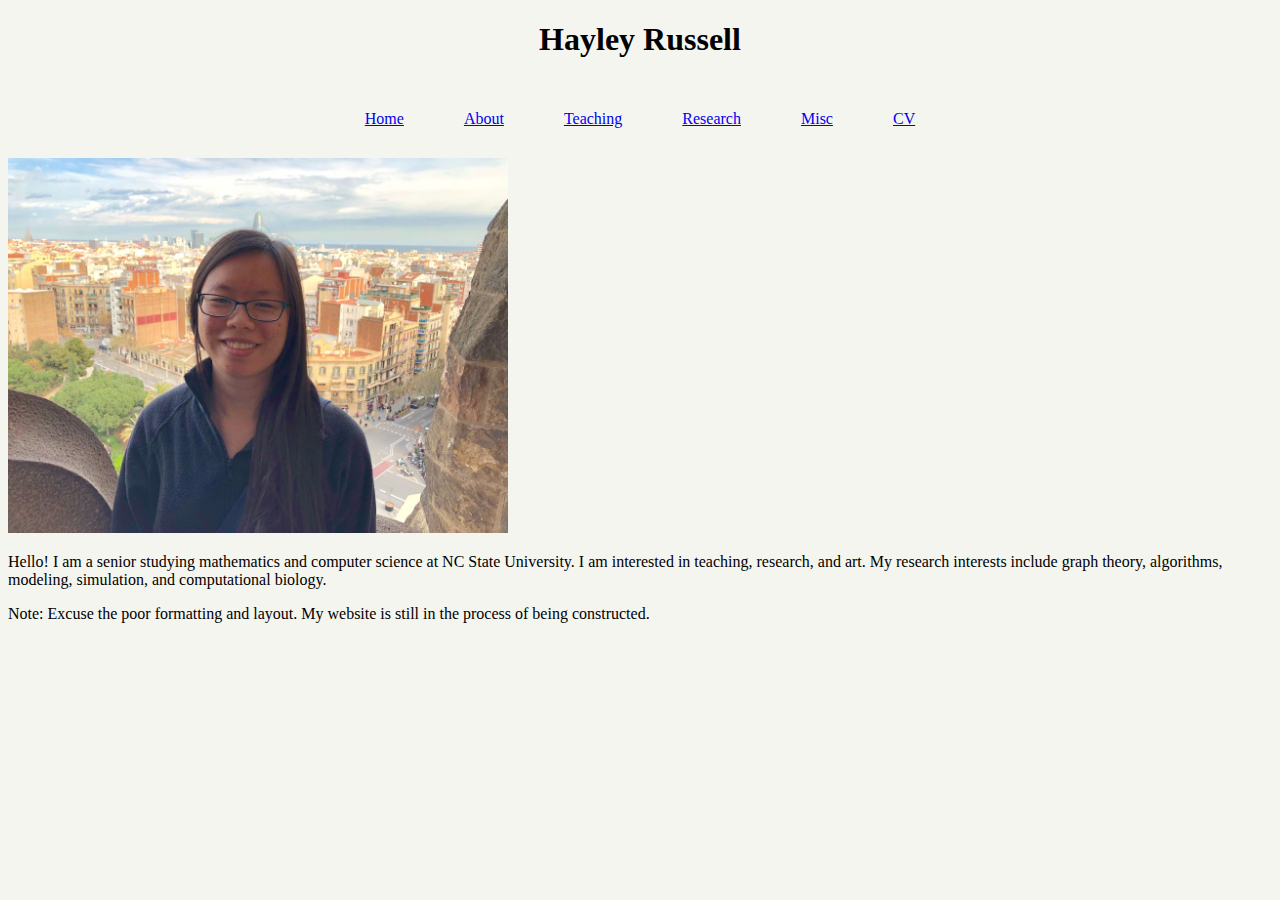
<file: index.html>
<!DOCTYPE HTML>

<html lang="en">
  <head>
  <link rel="stylesheet" href="src/css/app.css" />

    <!-- Set Title -->
    <title>Hayley Russell</title>
    
    <!-- Meta Content -->
    <meta http-equiv="content-type" content="text/html; charset=utf-8" />
  </head>

  <body>
  
    <!-- Header -->
    <div id="header">
      <div class="container">
        <h1>Hayley Russell</h1>

        <!-- Nav -->
        <nav id="nav">
            <div><a href="index.html">Home</a></div>
            <div><a href="src/content/about.html">About</a></div>
            <div><a href="src/content/teaching.html">Teaching</a></div>
            <div><a href="src/content/research.html">Research</a></div>
            <div><a href="src/content/art.html">Misc</a></div>
            <div><a href="src/content/cv.html">CV</a></div>
        </nav>
          
        <img src="src/img/mypic.jpg" width="500">

        <!-- testing -->
        <!-- end testing -->
          
        <!-- App body -->
        <div id="main">
          <div class="container">
            <ui-view autoscroll="true"></ui-view>
                
            <!-- upolished words -->
            <p> Hello! I am a senior studying mathematics and computer science at NC State University. I am interested in teaching, research, and art. My research interests include graph theory, algorithms, modeling, simulation, and computational biology.</p>
            <p>Note: Excuse the poor formatting and layout. My website is still in the process of being constructed.</p>
          </div>
        </div>
      </div>
    </div>
  </bod>
    
</html>
</file>
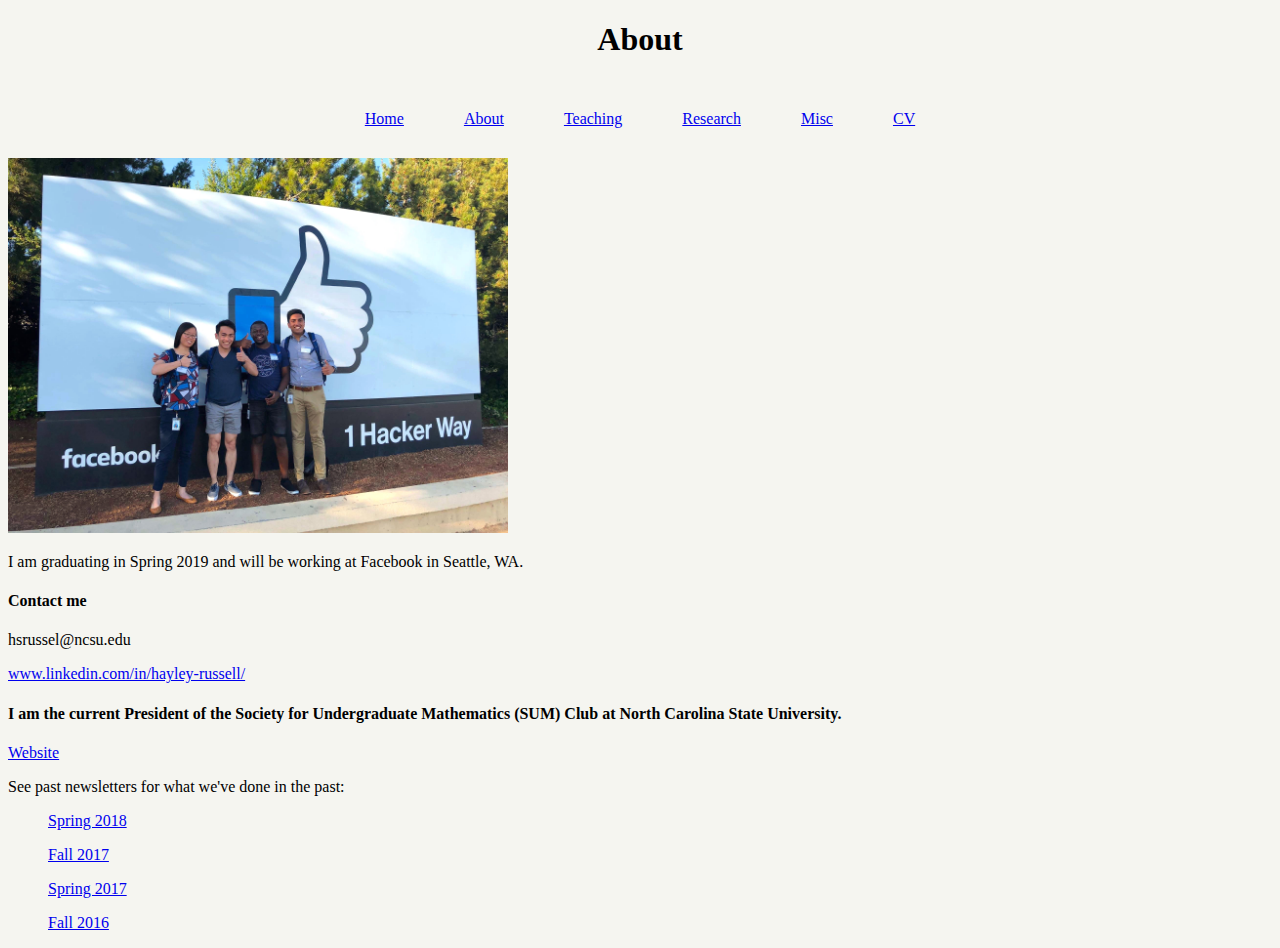
<file: src/content/about.html>
<!DOCTYPE HTML>

<html>
  <head>
    <!-- Set Title -->
    <title>About</title>
    
    <!-- Meta Content -->
    <meta http-equiv="content-type" content="text/html; charset=utf-8" />
    
  <link rel="stylesheet" href="../css/app.css" />

  </head>
  
  <body>
    <!-- Header -->
    <div id="header">
      <div class="container">

        <!-- Logo -->
        <h1>About</h1>

          <!-- Nav -->
        <nav id="nav">
            <div><a href="../../index.html">Home</a></div>
            <div><a href="about.html">About</a></div>
            <div><a href="teaching.html">Teaching</a></div>
            <div><a href="research.html">Research</a></div>
            <div><a href="art.html">Misc</a></div>
            <div><a href="cv.html">CV</a></div>
        </nav>
        
          <!-- App body -->
        <div id="main">
            <div class="container">
                <ui-view autoscroll="true"></ui-view>
                
                <!-- Current Status -->
                <img src="../img/facebookDay1.jpg" width=500>
                <p>I am graduating in Spring 2019 and will be working at Facebook in Seattle, WA.</p>
                
                <!-- Contact Info -->
                <h4>Contact me</h4>
                <p>hsrussel@ncsu.edu</p>
                <a href="https://www.linkedin.com/in/hayley-russell/">www.linkedin.com/in/hayley-russell/</a>
                
                <!-- SUM Club -->
                <h4>I am the current President of the Society for Undergraduate Mathematics (SUM) Club at North Carolina State University.</h4>
                <a href="https://getinvolved.ncsu.edu/organization/314159">Website</a>
                <p>See past newsletters for what we've done in the past:</p>
                <ul><a href="../img/Spring2018Newsletter.pdf">Spring 2018</a></ul>
                <ul><a href="../img/Fall2017Newsletter.pdf">Fall 2017</a></ul>
                <ul><a href="../img/Spring2017Newsletter.pdf">Spring 2017</a></ul>
                <ul><a href="../img/Fall2016Newsletter.pdf">Fall 2016</a></ul>
                
            </div>
        </div>
      </div>
    </div>
    
</html>
</file>
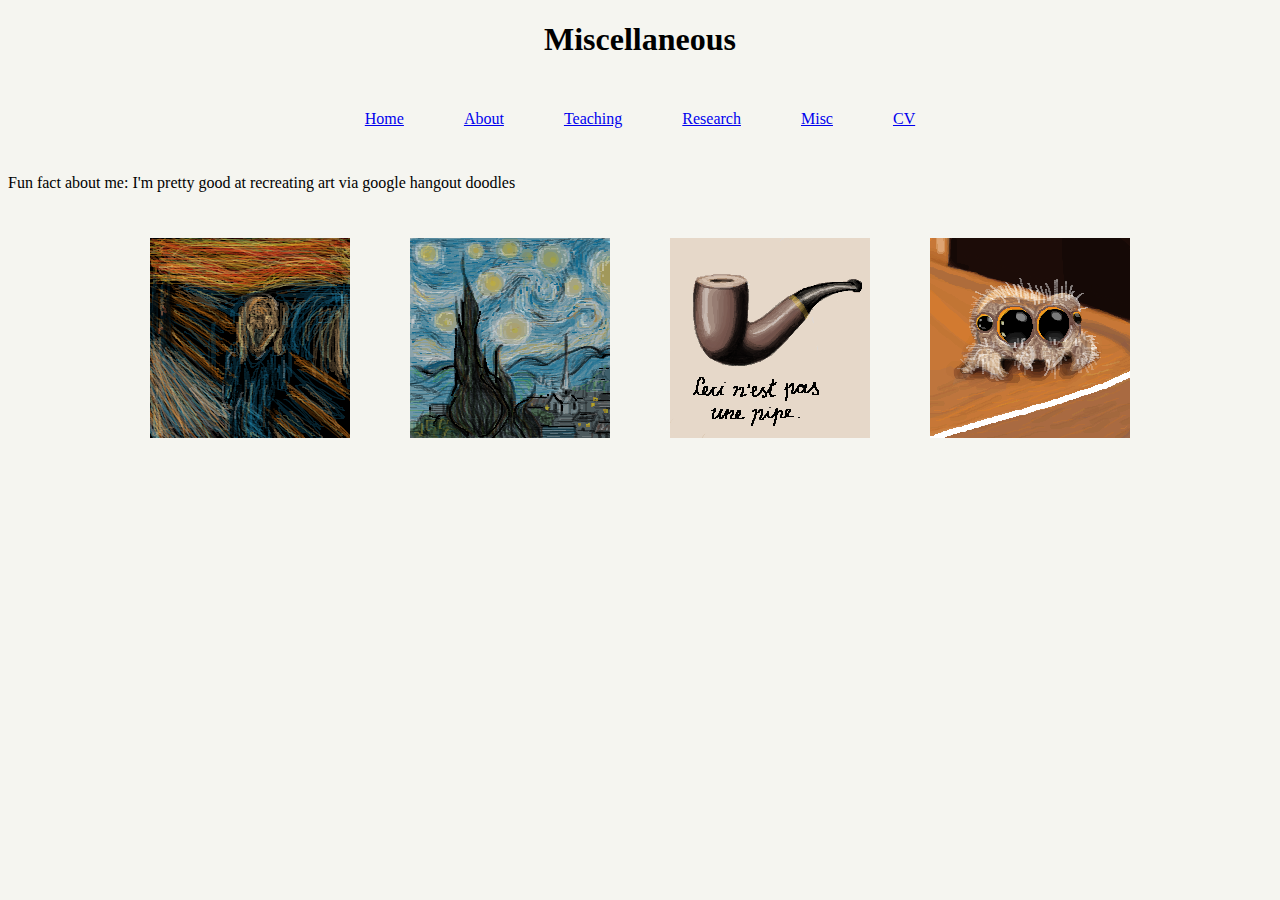
<file: src/content/art.html>
<!DOCTYPE HTML>

<html>
  <head>
    <!-- Set Title -->
    <title>Miscellaneous</title>
    
    <!-- Meta Content -->
    <meta http-equiv="content-type" content="text/html; charset=utf-8" />
    
  <link rel="stylesheet" href="../css/app.css" />
    
  </head>
  
  <body>
    <!-- Header -->
    <div id="header">
      <div class="container">

        <!-- Logo -->
        <h1>Miscellaneous</h1>
          <!-- Nav -->
        <nav id="nav">
            <div><a href="../../index.html">Home</a></div>
            <div><a href="about.html">About</a></div>
            <div><a href="teaching.html">Teaching</a></div>
            <div><a href="research.html">Research</a></div>
            <div><a href="art.html">Misc</a></div>
            <div><a href="cv.html">CV</a></div>
        </nav>
          
          
          <!-- upolished words -->
          <p>Fun fact about me: I'm pretty good at recreating art via google hangout doodles</p>
          <div class="googleDoodle">
            <div><img src="../img/hangoutDoodles/2018-03-19.png"></div>
            <div><img src="../img/hangoutDoodles/2018-04-20.png"></div>
            <div><img src="../img/hangoutDoodles/2018-05-24.png"></div>
            <div><img src="../img/hangoutDoodles/2018-07-2.png"></div>
          </div>
          <!-- App body -->
        <div id="main">
            <div class="container">
                <ui-view autoscroll="true"></ui-view>
            </div>
        </div>

        
      </div>
    </div>
    
</html>
</file>
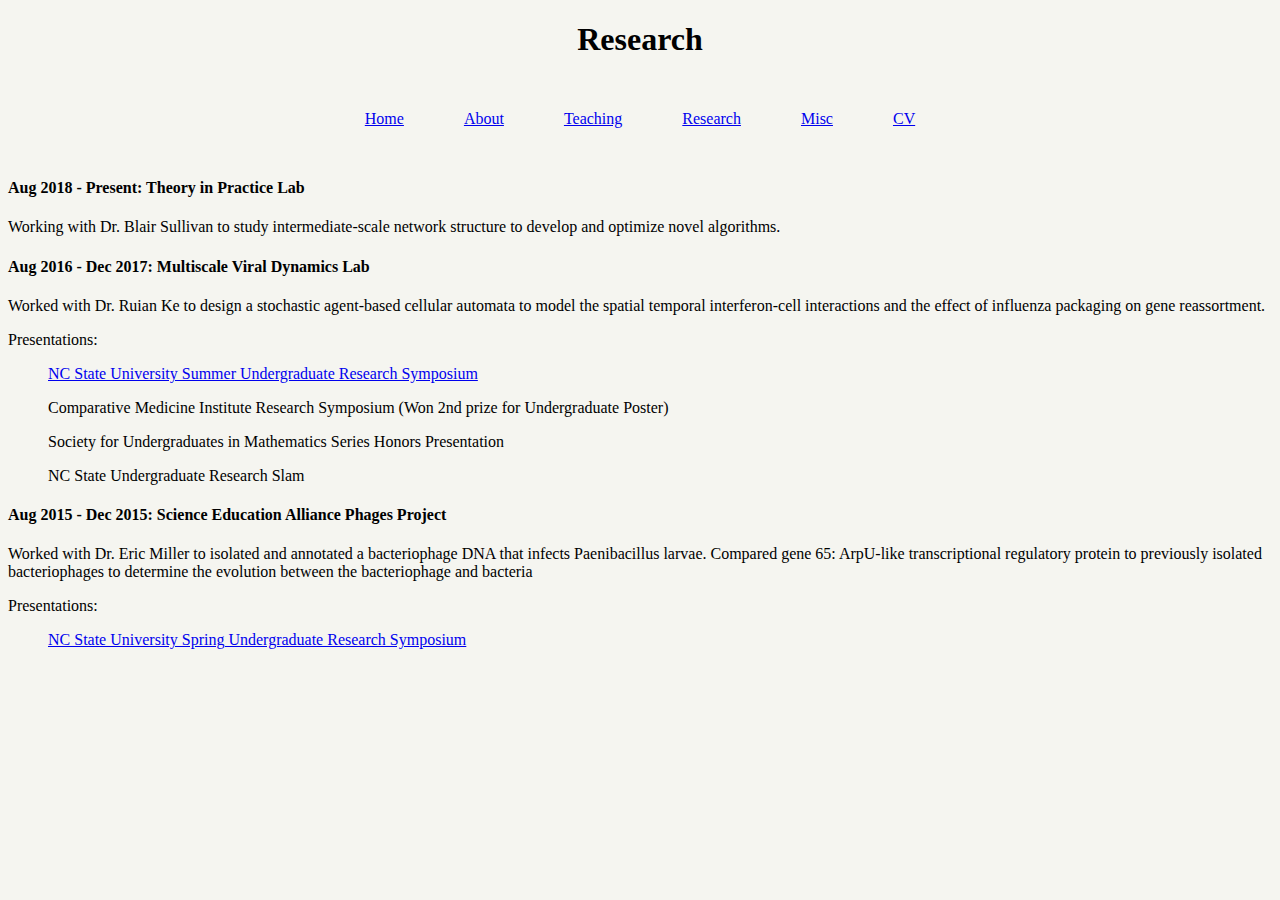
<file: src/content/research.html>
<!DOCTYPE HTML>

<html>
  <head>
    <!-- Set Title -->
    <title>Research</title>
    
    <!-- Meta Content -->
    <meta http-equiv="content-type" content="text/html; charset=utf-8" />
    
  <link rel="stylesheet" href="../css/app.css" />
    
  </head>
  
  <body>
    <!-- Header -->
    <div id="header">
      <div class="container">

        <!-- Logo -->
        <h1>Research</h1>
          <!-- Nav -->
        <nav id="nav">
            <div><a href="../../index.html">Home</a></div>
            <div><a href="about.html">About</a></div>
            <div><a href="teaching.html">Teaching</a></div>
            <div><a href="research.html">Research</a></div>
            <div><a href="art.html">Misc</a></div>
            <div><a href="cv.html">CV</a></div>
        </nav>

         <h4>Aug 2018 - Present: Theory in Practice Lab</h4>
         <p>Working with Dr. Blair Sullivan to study intermediate-scale network structure to develop and optimize novel algorithms.</p>
         <h4>Aug 2016 - Dec 2017: Multiscale Viral Dynamics Lab</h4>
         <p>Worked with Dr. Ruian Ke to design a stochastic agent-based cellular automata to model the spatial temporal interferon-cell interactions and the effect of influenza packaging on gene reassortment.</p>
         <p>Presentations: </p>
         <ul><div><a href="../img/IFNposter6_Jul28.pdf">NC State University Summer Undergraduate Research Symposium</a></div></ul>
         <ul>Comparative Medicine Institute Research Symposium (Won 2nd prize for Undergraduate Poster)</ul>
         <ul>Society for Undergraduates in Mathematics Series Honors Presentation</ul>
         <ul>NC State Undergraduate Research Slam</ul>
         <h4>Aug 2015 - Dec 2015: Science Education Alliance Phages Project</h4>
         <p>Worked with Dr. Eric Miller to isolated and annotated a bacteriophage DNA that infects Paenibacillus larvae. Compared gene 65: ArpU-like transcriptional regulatory protein to previously isolated bacteriophages to determine the evolution between the bacteriophage and bacteria</p>
         <p>Presentations: </p>
         <ul><div><a href="../img/BacteriophagePoster4.pdf">NC State University Spring Undergraduate Research Symposium</a></div></ul>
          
          <!-- App body -->
        <div id="main">
            <div class="container">
                <ui-view autoscroll="true"></ui-view>
            </div>
        </div>

        
      </div>
    </div>
    
</html>
</file>
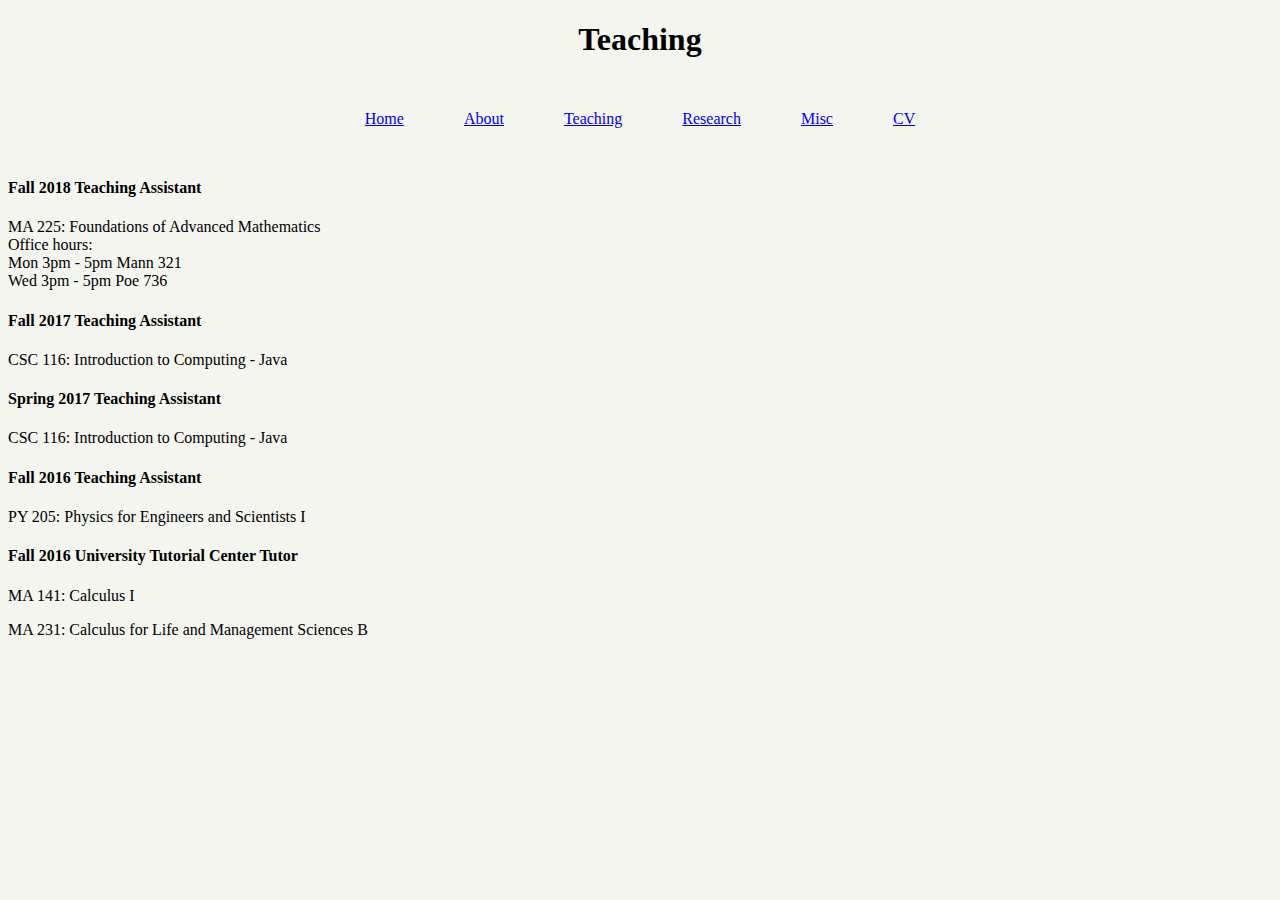
<file: src/content/teaching.html>
<!DOCTYPE HTML>

<html>
  <head>
    <!-- Set Title -->
    <title>Teaching</title>
    
    <!-- Meta Content -->
    <meta http-equiv="content-type" content="text/html; charset=utf-8" />
    
  <link rel="stylesheet" href="../css/app.css" />
    
  </head>
  
  <body>
    <!-- Header -->
    <div id="header">
      <div class="container">

        <!-- Logo -->
        <h1>Teaching</h1>
          <!-- Nav -->
        <nav id="nav">
            <div><a href="../../index.html">Home</a></div>
            <div><a href="about.html">About</a></div>
            <div><a href="teaching.html">Teaching</a></div>
            <div><a href="research.html">Research</a></div>
            <div><a href="art.html">Misc</a></div>
            <div><a href="cv.html">CV</a></div>
        </nav>

          <h4>Fall 2018 Teaching Assistant</h4>
            <p>MA 225: Foundations of Advanced Mathematics<br>
                Office hours:<br>
                Mon 3pm - 5pm Mann 321<br>
                Wed 3pm - 5pm Poe 736</p>
          <h4>Fall 2017 Teaching Assistant</h4>
            <p>CSC 116: Introduction to Computing - Java</p>
          <h4>Spring 2017 Teaching Assistant</h4>
            <p>CSC 116: Introduction to Computing - Java</p>
          <h4>Fall 2016 Teaching Assistant</h4>
            <p>PY 205: Physics for Engineers and Scientists I</p>
          <h4>Fall 2016 University Tutorial Center Tutor</h4>
            <p>MA 141: Calculus I</p>
            <p>MA 231: Calculus for Life and Management Sciences B</p>
          
          
          <!-- App body -->
        <div id="main">
            <div class="container">
                <ui-view autoscroll="true"></ui-view>
            </div>
        </div>

        
      </div>
    </div>
    
</html>
</file>
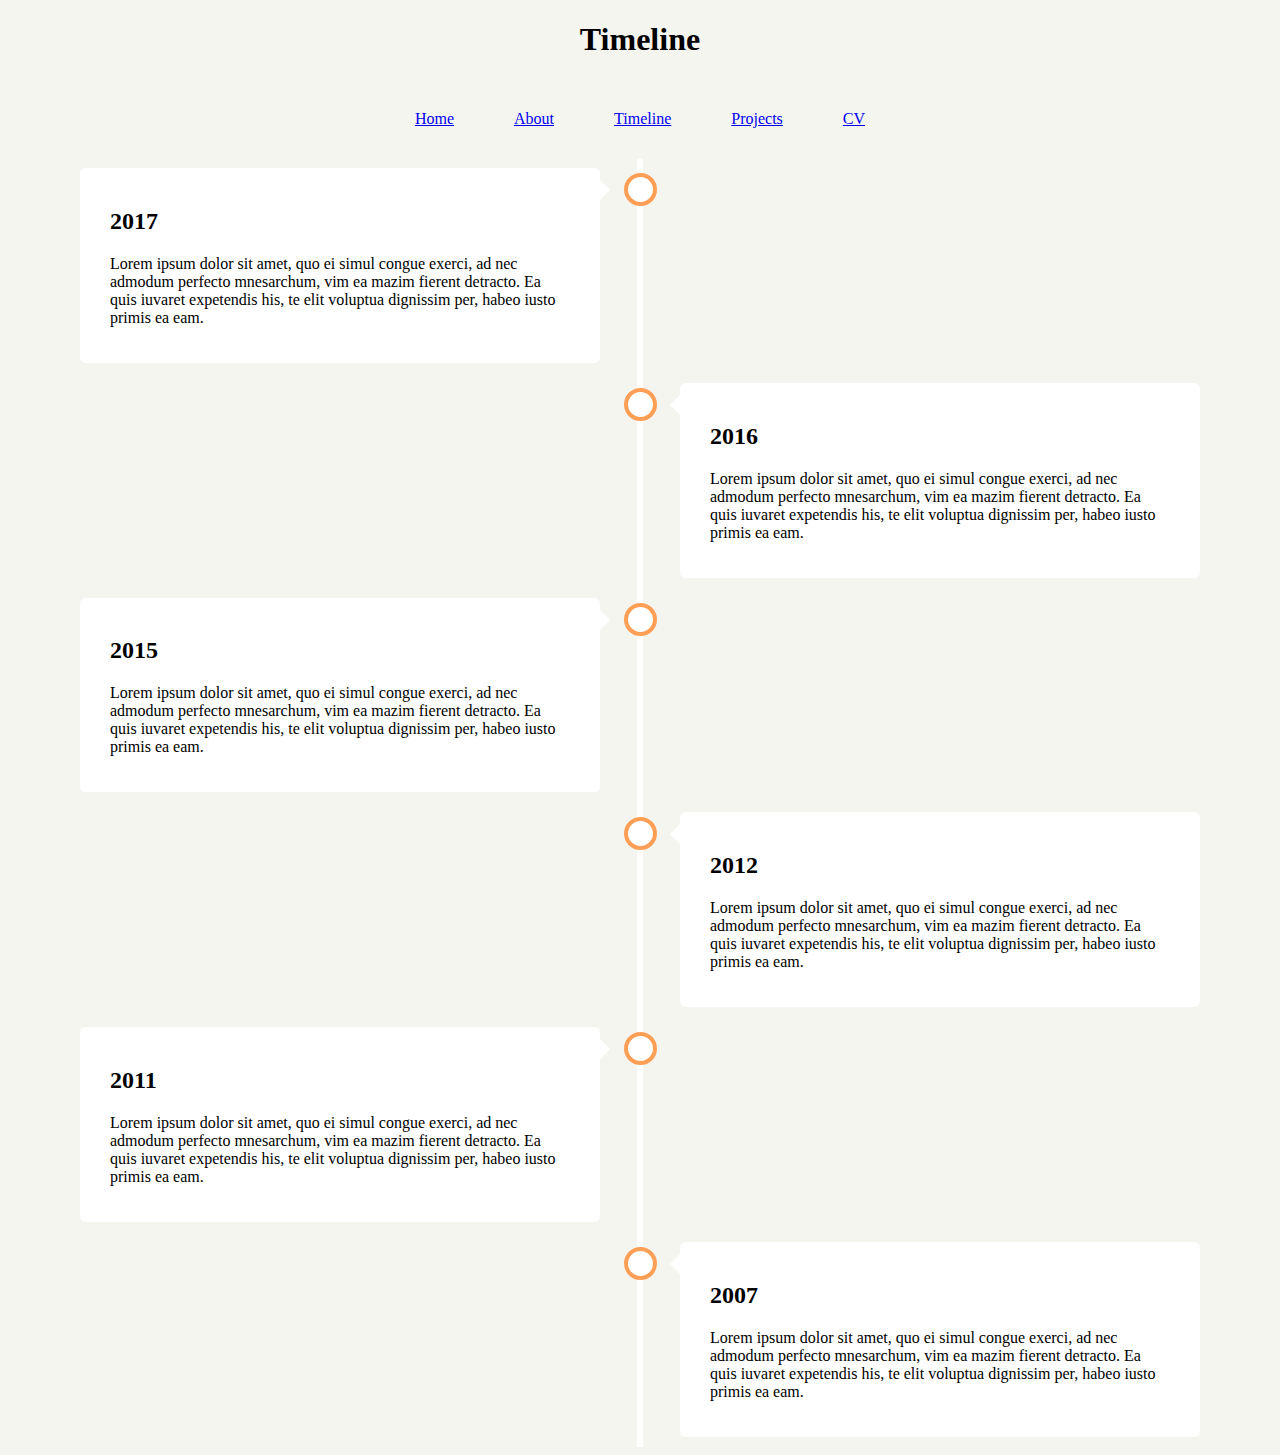
<file: src/content/timeline.html>
<!DOCTYPE HTML>

<html>
  <head>
    <!-- Set Title -->
    <title>Timeline</title>
    
    <!-- Meta Content -->
    <meta http-equiv="content-type" content="text/html; charset=utf-8" />
    <meta name="viewport" content="width=device-width, initial-scale=1.0">
    
    <link rel="stylesheet" href="../css/app.css" />
    <link rel="stylesheet" href="../css/timeline.css" />

  </head>
  
  <body>
    <!-- Header -->
    <div id="header">

      <!-- Logo -->
      <h1>Timeline</h1>

          <!-- Nav -->
      <nav id="nav">
        <div><a href="../../index.html">Home</a></div>
        <div><a href="about.html">About</a></div>
        <div><a href="timeline.html">Timeline</a></div>
        <div><a href="projects.html">Projects</a></div>
        <div><a href="cv.html">CV</a></div>
      </nav>
    </div>

    <div class="timeline">
      <div class="container left">
        <div class="content">
          <h2>2017</h2>
          <p>Lorem ipsum dolor sit amet, quo ei simul congue exerci, ad nec admodum perfecto mnesarchum, vim ea mazim fierent detracto. Ea quis iuvaret expetendis his, te elit voluptua dignissim per, habeo iusto primis ea eam.</p>
        </div>
      </div>
      <div class="container right">
        <div class="content">
          <h2>2016</h2>
          <p>Lorem ipsum dolor sit amet, quo ei simul congue exerci, ad nec admodum perfecto mnesarchum, vim ea mazim fierent detracto. Ea quis iuvaret expetendis his, te elit voluptua dignissim per, habeo iusto primis ea eam.</p>
        </div>
      </div>
      <div class="container left">
        <div class="content">
          <h2>2015</h2>
          <p>Lorem ipsum dolor sit amet, quo ei simul congue exerci, ad nec admodum perfecto mnesarchum, vim ea mazim fierent detracto. Ea quis iuvaret expetendis his, te elit voluptua dignissim per, habeo iusto primis ea eam.</p>
        </div>
      </div>
      <div class="container right">
        <div class="content">
          <h2>2012</h2>
          <p>Lorem ipsum dolor sit amet, quo ei simul congue exerci, ad nec admodum perfecto mnesarchum, vim ea mazim fierent detracto. Ea quis iuvaret expetendis his, te elit voluptua dignissim per, habeo iusto primis ea eam.</p>
        </div>
      </div>
      <div class="container left">
        <div class="content">
          <h2>2011</h2>
          <p>Lorem ipsum dolor sit amet, quo ei simul congue exerci, ad nec admodum perfecto mnesarchum, vim ea mazim fierent detracto. Ea quis iuvaret expetendis his, te elit voluptua dignissim per, habeo iusto primis ea eam.</p>
        </div>
      </div>
      <div class="container right">
        <div class="content">
          <h2>2007</h2>
          <p>Lorem ipsum dolor sit amet, quo ei simul congue exerci, ad nec admodum perfecto mnesarchum, vim ea mazim fierent detracto. Ea quis iuvaret expetendis his, te elit voluptua dignissim per, habeo iusto primis ea eam.</p>
        </div>
      </div>
    </div>
  </body>
</html>
</file>
<file: src/css/app.css>
body {
    background-color: rgb(245, 245, 240);
    font-family:Avenir;
}
h1 {
    text-align: center;
}
nav {
  display: flex;
  justify-content: center;
}

nav > div {
  margin: 10px;
  padding: 20px;
}

.googleDoodle {
  display: flex;
  justify-content: center;
}

.googleDoodle > div {
  margin: 10px;
  padding: 20px;
}
</file>
<file: src/css/timeline.css>
* {
    box-sizing: border-box;
}

/* The actual timeline (the vertical ruler) */
.timeline {
    position: relative;
    max-width: 1200px;
    margin: 0 auto;
}

/* The actual timeline (the vertical ruler) */
.timeline::after {
    content: '';
    position: absolute;
    width: 6px;
    background-color: white;
    top: 0;
    bottom: 0;
    left: 50%;
    margin-left: -3px;
}

/* Container around content */
.container {
    padding: 10px 40px;
    position: relative;
    background-color: inherit;
    width: 50%;
}

/* The circles on the timeline */
.container::after {
    content: '';
    position: absolute;
    width: 25px;
    height: 25px;
    right: -17px;
    background-color: white;
    border: 4px solid #FF9F55;
    top: 15px;
    border-radius: 50%;
    z-index: 1;
}

/* Place the container to the left */
.left {
    left: 0;
}

/* Place the container to the right */
.right {
    left: 50%;
}

/* Add arrows to the left container (pointing right) */
.left::before {
    content: " ";
    height: 0;
    position: absolute;
    top: 22px;
    width: 0;
    z-index: 1;
    right: 30px;
    border: medium solid white;
    border-width: 10px 0 10px 10px;
    border-color: transparent transparent transparent white;
}

/* Add arrows to the right container (pointing left) */
.right::before {
    content: " ";
    height: 0;
    position: absolute;
    top: 22px;
    width: 0;
    z-index: 1;
    left: 30px;
    border: medium solid white;
    border-width: 10px 10px 10px 0;
    border-color: transparent white transparent transparent;
}

/* Fix the circle for containers on the right side */
.right::after {
    left: -16px;
}

/* The actual content */
.content {
    padding: 20px 30px;
    background-color: white;
    position: relative;
    border-radius: 6px;
}

/* Media queries - Responsive timeline on screens less than 600px wide */
@media screen and (max-width: 600px) {
  /* Place the timelime to the left */
  .timeline::after {
    left: 31px;
  }
  
  /* Full-width containers */
  .container {
    width: 100%;
    padding-left: 70px;
    padding-right: 25px;
  }
  
  /* Make sure that all arrows are pointing leftwards */
  .container::before {
    left: 60px;
    border: medium solid white;
    border-width: 10px 10px 10px 0;
    border-color: transparent white transparent transparent;
  }

  /* Make sure all circles are at the same spot */
  .left::after, .right::after {
    left: 15px;
  }
  
  /* Make all right containers behave like the left ones */
  .right {
    left: 0%;
  }
}
</file>
